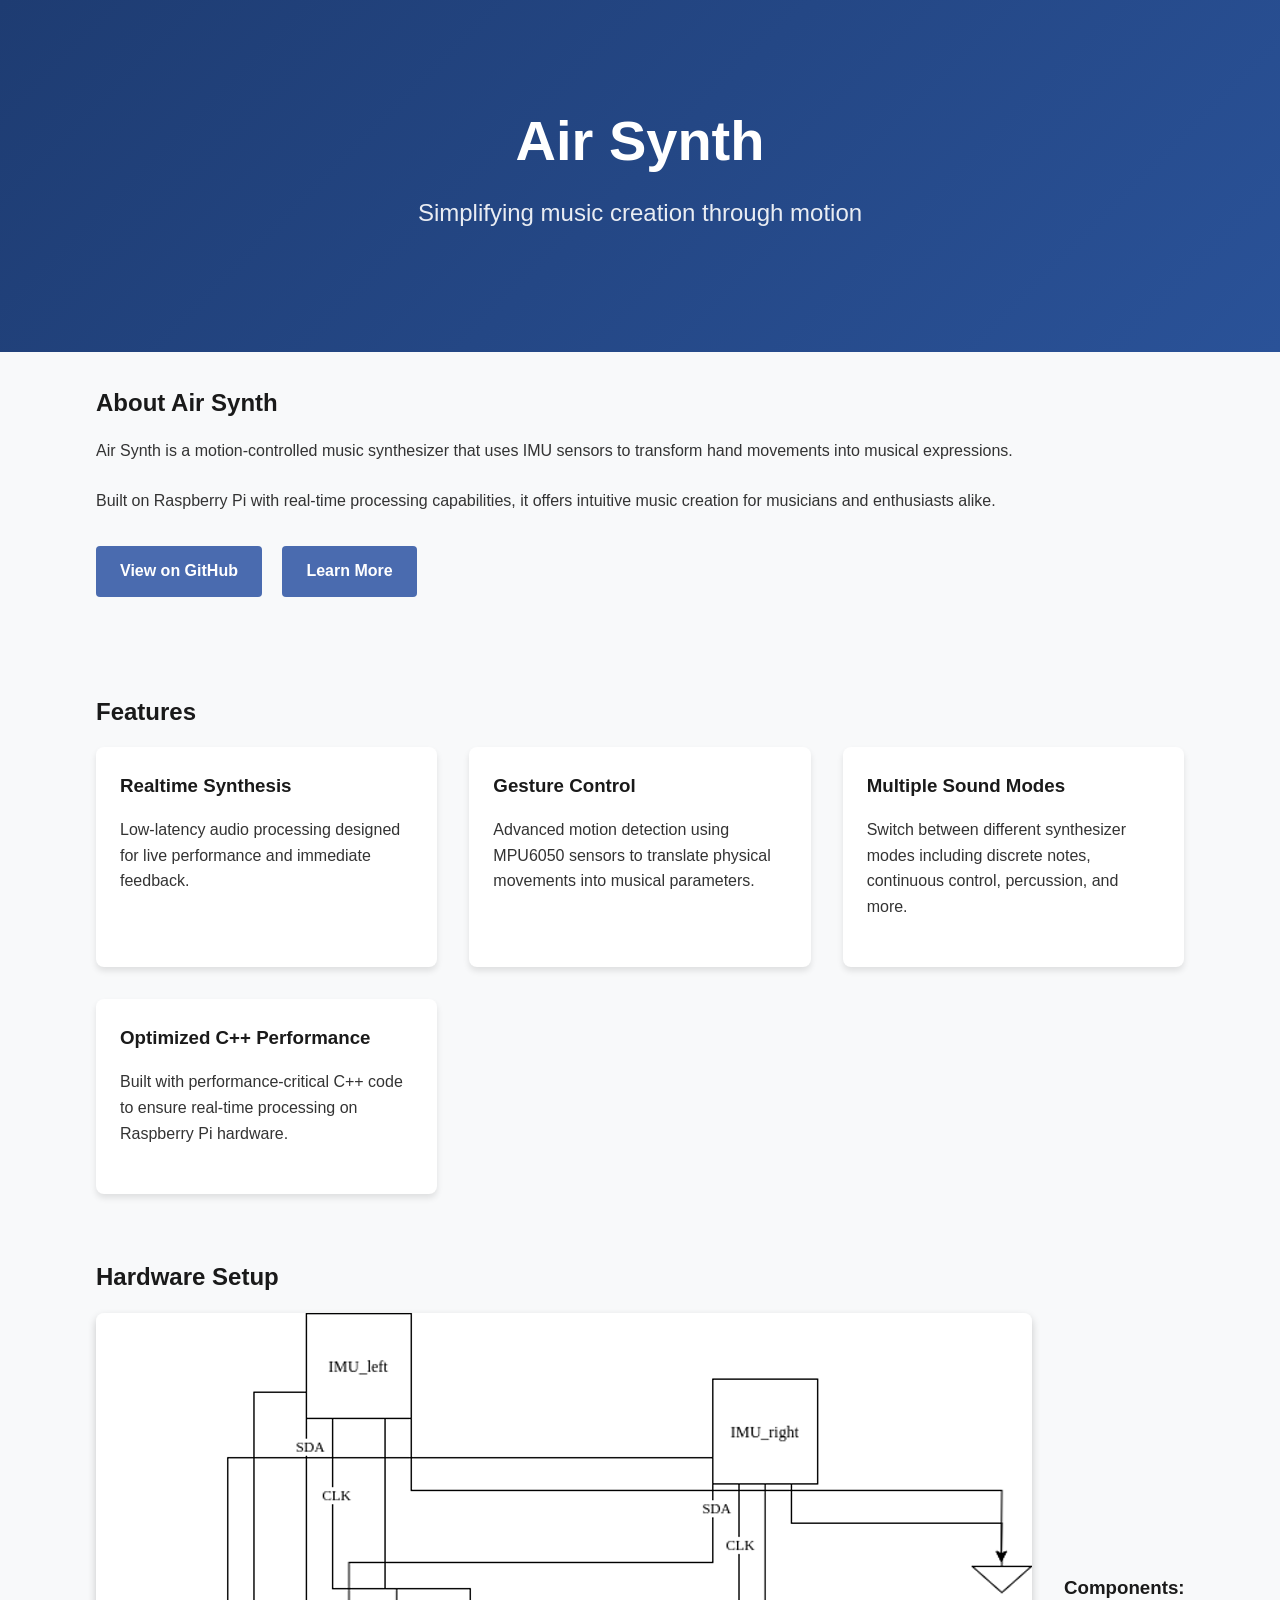
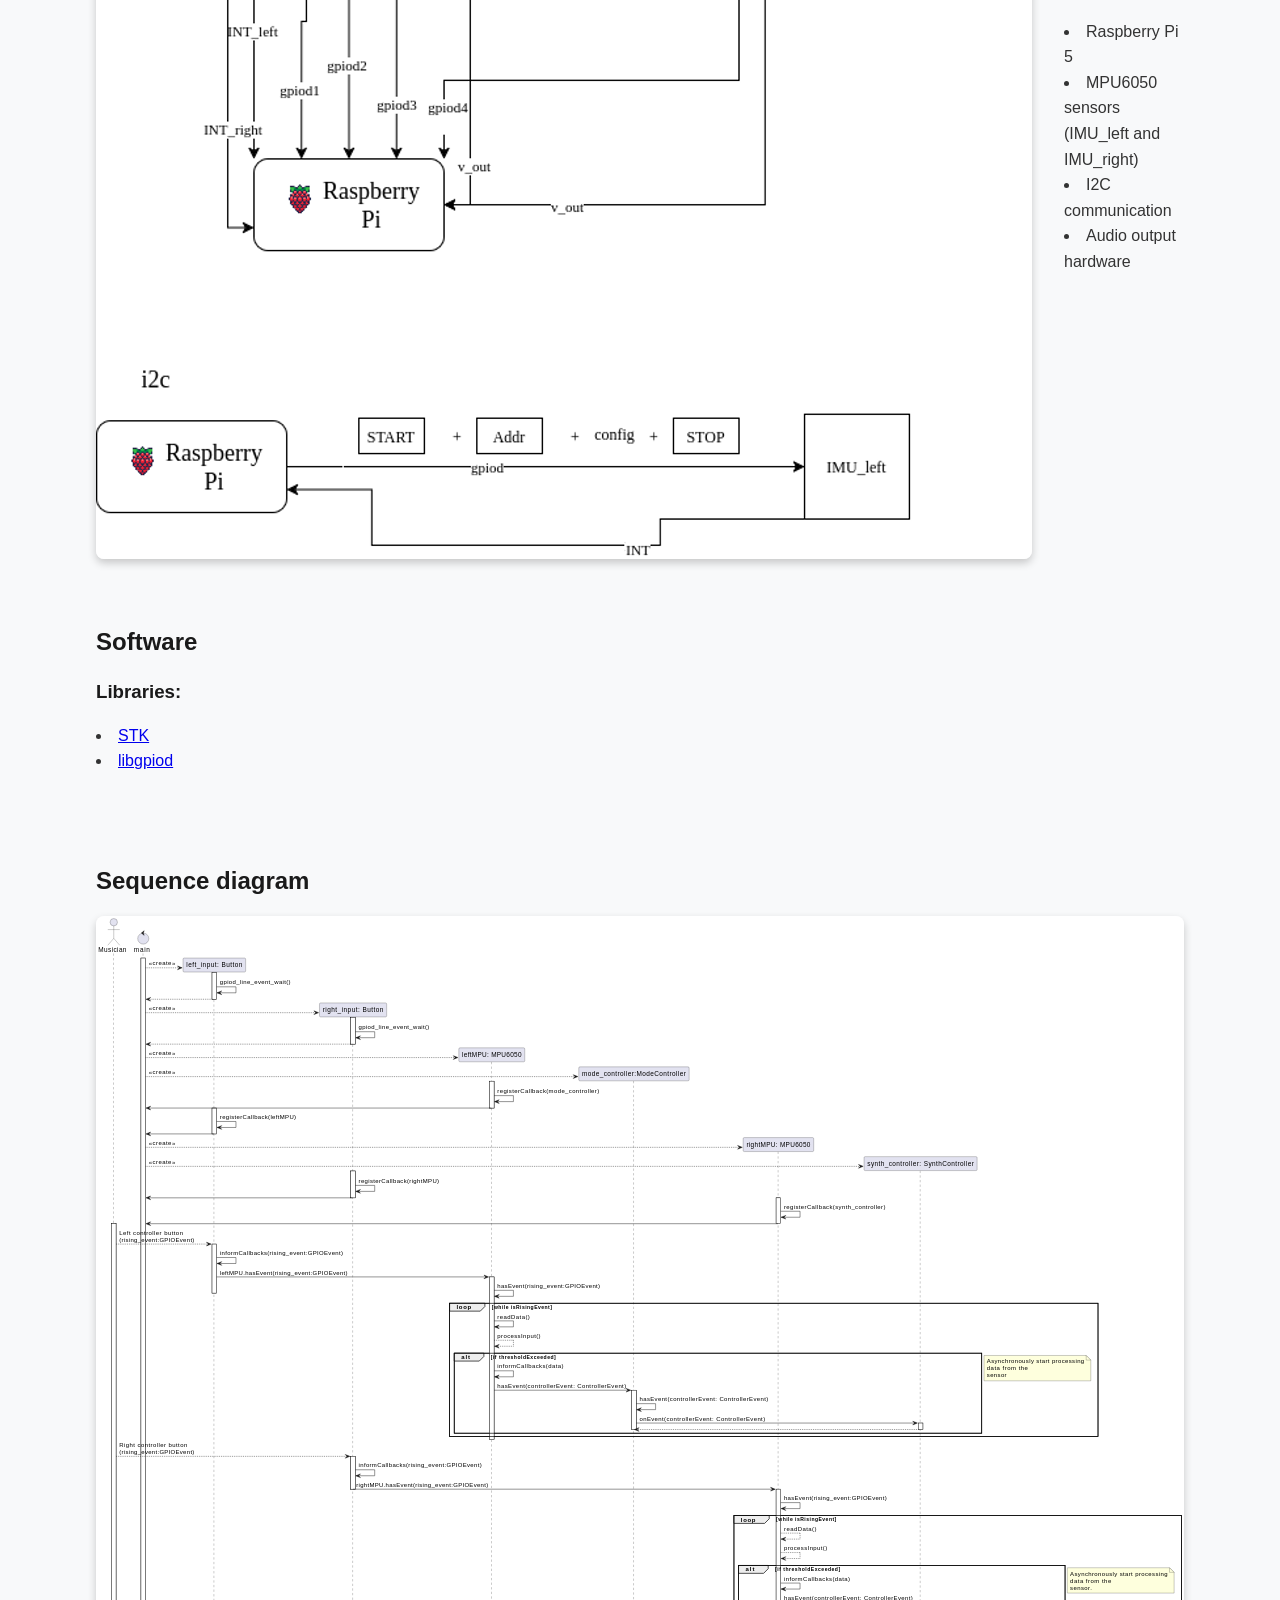
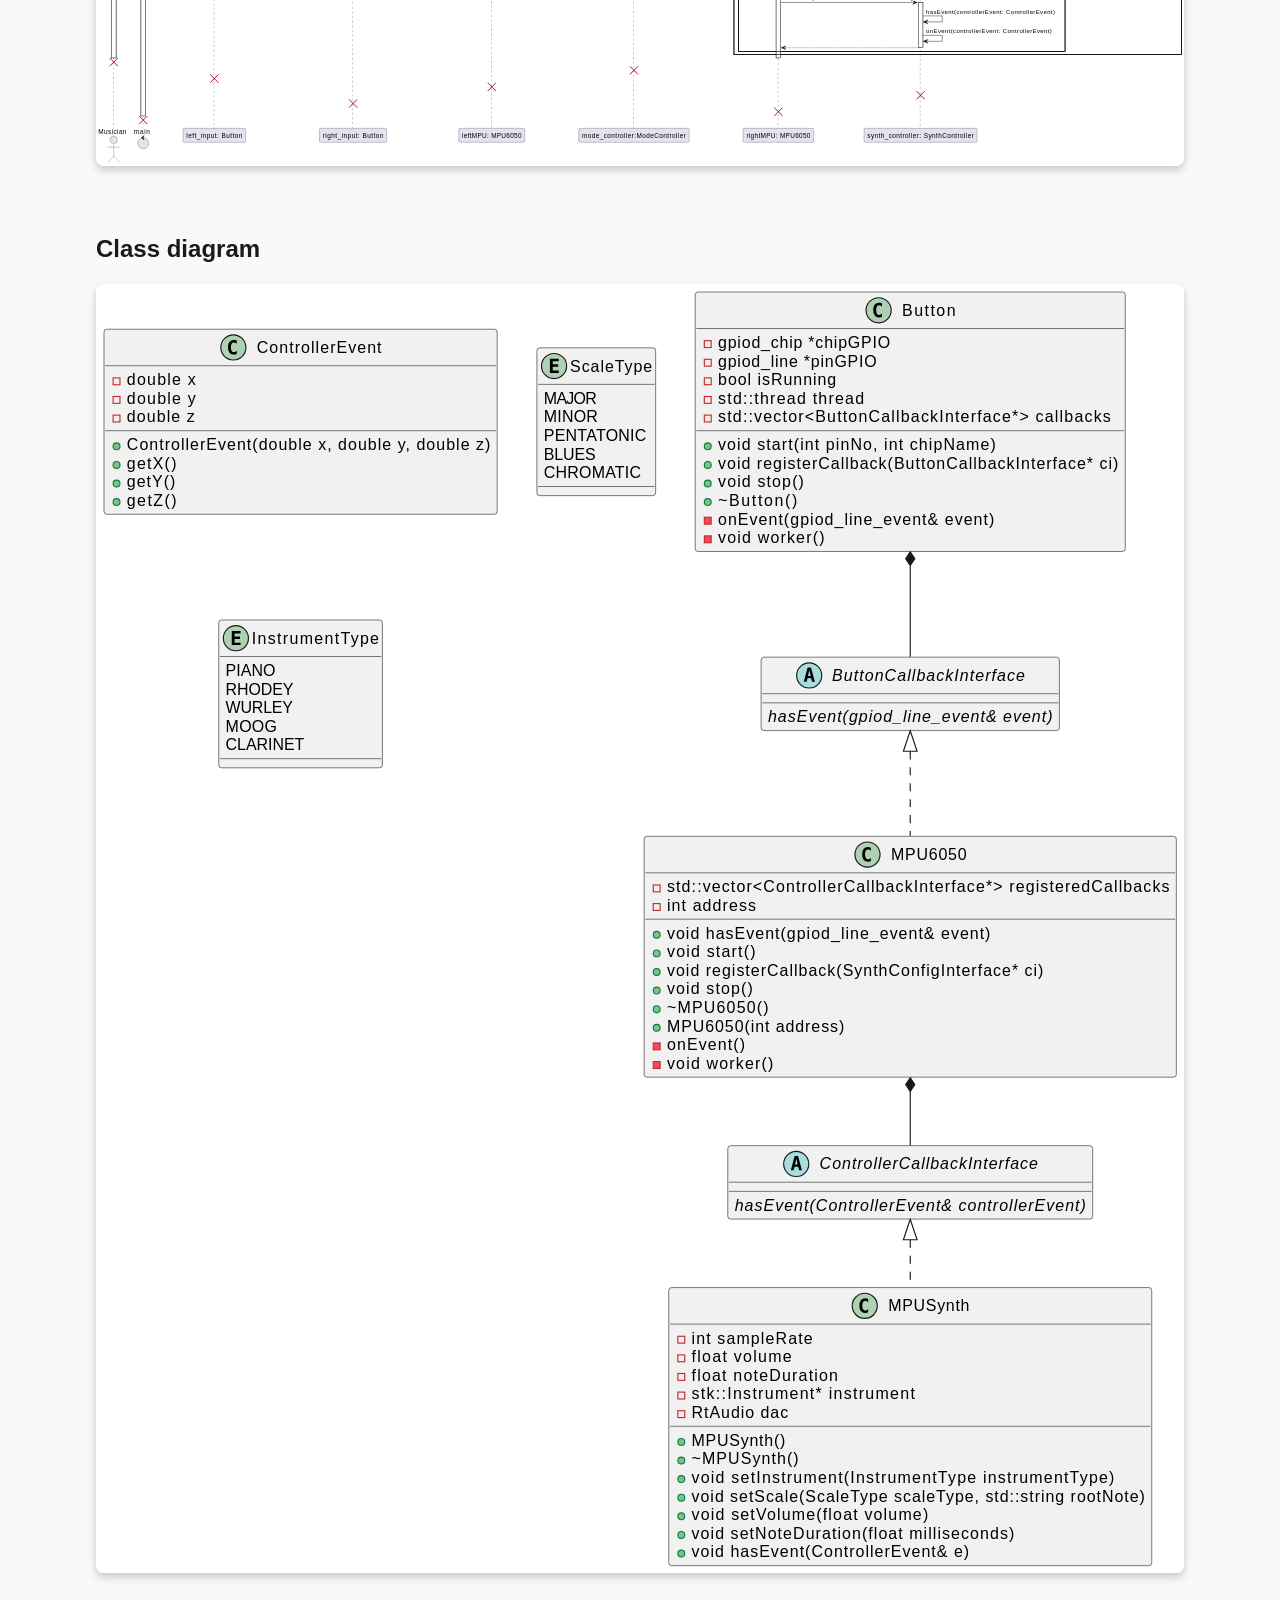
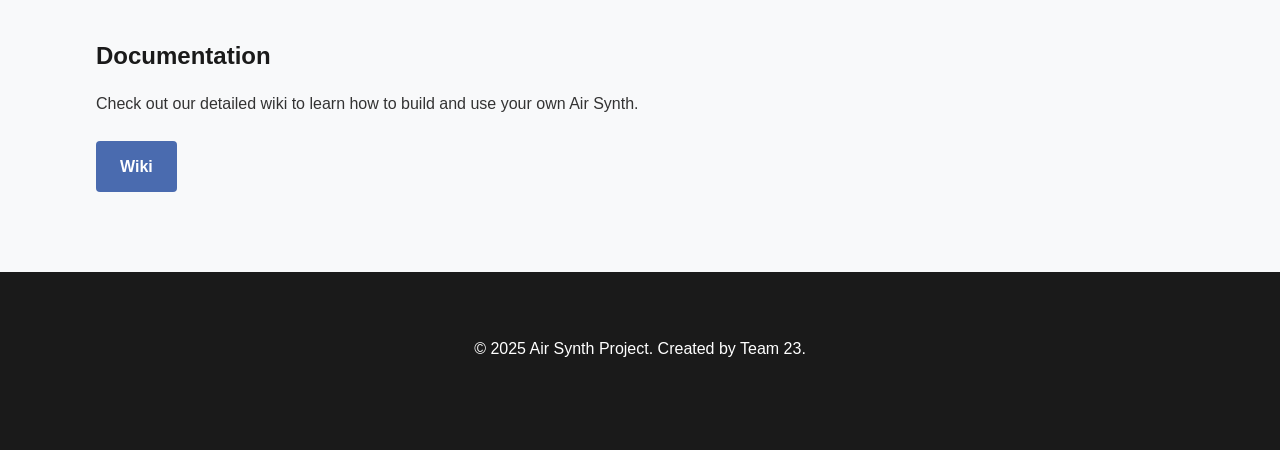
<file: index.html>
<!DOCTYPE html>
<html lang="en">
<head>
    <meta charset="UTF-8">
    <meta name="viewport" content="width=device-width, initial-scale=1.0">
    <title>Air Synth - Motion-Controlled Music Synthesizer</title>
    <link rel="stylesheet" href="styles.css">
    <link rel="shortcut icon" type="image/x-icon" href="favicon.ico">
</head>
<body>
    <header>
        <div class="container">
            <h1>Air Synth</h1>
            <p class="tagline">Simplifying music creation through motion</p>
        </div>
    </header>
    
    <section id="intro" class="container">
        <h2>About Air Synth</h2>
        <p>Air Synth is a motion-controlled music synthesizer that uses IMU sensors to transform hand movements into musical expressions.</p>
        <p>Built on Raspberry Pi with real-time processing capabilities, it offers intuitive music creation for musicians and enthusiasts alike.</p>
        <div class="button-group">
            <a href="https://github.com/Rapteon/air-synth" class="button">View on GitHub</a>
            <a href="#features" class="button">Learn More</a>
        </div>
    </section>

    <section id="features" class="container">
        <h2>Features</h2>
        <div class="features-grid">
            <div class="feature-card">
                <h3>Realtime Synthesis</h3>
                <p>Low-latency audio processing designed for live performance and immediate feedback.</p>
            </div>
            <div class="feature-card">
                <h3>Gesture Control</h3>
                <p>Advanced motion detection using MPU6050 sensors to translate physical movements into musical parameters.</p>
            </div>
            <div class="feature-card">
                <h3>Multiple Sound Modes</h3>
                <p>Switch between different synthesizer modes including discrete notes, continuous control, percussion, and more.</p>
            </div>
            <div class="feature-card">
                <h3>Optimized C++ Performance</h3>
                <p>Built with performance-critical C++ code to ensure real-time processing on Raspberry Pi hardware.</p>
            </div>
        </div>
    </section>

    <section id="hardware" class="container">
        <h2>Hardware Setup</h2>
        <div class="image-content">
            <img src="images/hardware-diagram.png" alt="Hardware connection diagram" class="diagram-image">
            <div>
                <h3>Components:</h3>
                <ul>
                    <li>Raspberry Pi 5</li>
                    <li>MPU6050 sensors (IMU_left and IMU_right)</li>
                    <li>I2C communication</li>
                    <li>Audio output hardware</li>
                </ul>
            </div>
        </div>
    </section>

    <section id="software" class="container">
        <h2>Software</h2>
        <div class="image-content reverse">
            <div>
                <h3>Libraries:</h3>
                <ul>
                    <li><a href="https://ccrma.stanford.edu/software/stk/">STK</a></li>
                    <li><a href="https://libgpiod.readthedocs.io/en/latest/">libgpiod</a></li>
                </ul>
            </div>
        </div>
    </section>
    <section id="sequence-diagram" class="container">
        <h2>Sequence diagram</h2>
        <div class="image-content">
            <img src="images/sequence-diagram.svg" alt="Sequence diagram" class="diagram-image">
        </div>
    </section>
    <section id="class-diagram" class="container">
        <h2>Class diagram</h2>
        <div class="image-content">
            <img src="images/class-diagram.svg" alt="Class diagram" class="diagram-image">
        </div>
    </section>
    <section id="documentation" class="container">
        <h2>Documentation</h2>
        <p>Check out our detailed wiki to learn how to build and use your own Air Synth.</p>
        <div class="doc-links">
            <a href="https://github.com/Rapteon/air-synth/wiki"class="button">Wiki</a>
        </div>
    </section>

    <footer>
        <div class="container">
            <p>&copy; 2025 Air Synth Project. Created by Team 23.</p>
        </div>
    </footer>
</body>
</html>
</file>
<file: styles.css>
/* Base styles */
* {
    margin: 0;
    padding: 0;
    box-sizing: border-box;
}

body {
    font-family: 'Segoe UI', Tahoma, Geneva, Verdana, sans-serif;
    line-height: 1.6;
    color: #333;
    background-color: #f8f9fa;
}

.container {
    width: 90%;
    max-width: 1200px;
    margin: 0 auto;
    padding: 2rem;
}

h1, h2, h3 {
    margin-bottom: 1rem;
    color: #1a1a1a;
}

p {
    margin-bottom: 1.5rem;
}

/* Header */
header {
    background: linear-gradient(135deg, #1e3c72, #2a5298);
    color: white;
    padding: 4rem 0;
    text-align: center;
}

header h1 {
    font-size: 3.5rem;
    margin-bottom: 0.5rem;
    color: white;
}

.tagline {
    font-size: 1.5rem;
    opacity: 0.9;
}

/* Buttons */
.button {
    display: inline-block;
    background-color: #4a6baf;
    color: white;
    padding: 0.8rem 1.5rem;
    border-radius: 4px;
    text-decoration: none;
    font-weight: 600;
    margin-right: 1rem;
    transition: background-color 0.3s;
}

.button:hover {
    background-color: #3a5999;
}

.button-group {
    margin: 2rem 0;
}

/* Features */
.features-grid {
    display: grid;
    grid-template-columns: repeat(auto-fit, minmax(250px, 1fr));
    gap: 2rem;
}

.feature-card {
    background: white;
    border-radius: 8px;
    box-shadow: 0 4px 6px rgba(0,0,0,0.1);
    padding: 1.5rem;
    transition: transform 0.3s;
}

.feature-card:hover {
    transform: translateY(-5px);
}

/* Hardware and Software sections */
.image-content {
    display: flex;
    align-items: center;
    gap: 2rem;
}

.reverse {
    flex-direction: row-reverse;
}

.diagram-image {
    max-width: 100%;
    height: auto;
    border-radius: 8px;
    box-shadow: 0 4px 8px rgba(0,0,0,0.2);
    flex: 1;
}

.image-content div {
    flex: 1;
}

.image-content ul {
    list-style-position: inside;
    margin-bottom: 1.5rem;
}

/* Documentation */
.doc-links {
    margin-top: 1.5rem;
}

/* Footer */
footer {
    background-color: #1a1a1a;
    color: white;
    text-align: center;
    padding: 2rem 0;
    margin-top: 3rem;
}

/* Responsive */
@media (max-width: 768px) {
    .image-content, .reverse {
        flex-direction: column;
    }
    
    header h1 {
        font-size: 2.5rem;
    }
    
    .tagline {
        font-size: 1.2rem;
    }
}
</file>
